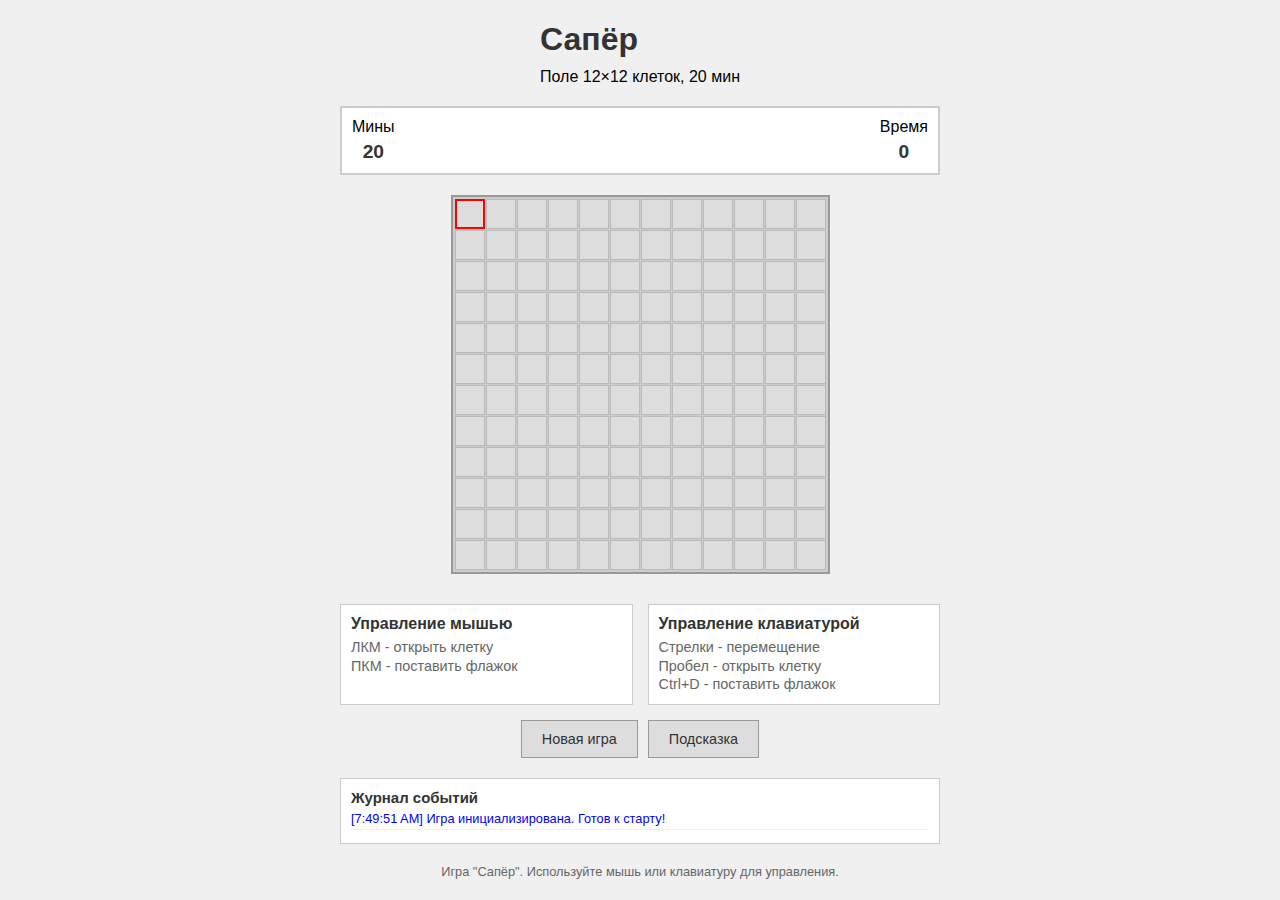
<file: mineSweeper/index.html>
<!DOCTYPE html>
<html lang="ru">
<head>
    <meta charset="UTF-8">
    <meta name="viewport" content="width=device-width, initial-scale=1.0">
    <title>Игра "Сапёр"</title>
    <link rel="stylesheet" href="styles.css">
</head>
<body>
    <div class="container">
        <header>
            <h1>Сапёр</h1>
            <p>Поле 12×12 клеток, 20 мин</p>
        </header>
        
        <div class="game-info">
            <div class="mines-count">
                <div>Мины</div>
                <span id="mines-counter">20</span>
            </div>
            <div class="timer">
                <div>Время</div>
                <span id="timer">0</span>
            </div>
        </div>
        
        <div class="game-board" id="game-board"></div>
        
        <div class="controls">
            <div class="controls-info">
                <div class="control-group">
                    <h3>Управление мышью</h3>
                    <p>ЛКМ - открыть клетку</p>
                    <p>ПКМ - поставить флажок</p>
                </div>
                <div class="control-group">
                    <h3>Управление клавиатурой</h3>
                    <p>Стрелки - перемещение</p>
                    <p>Пробел - открыть клетку</p>
                    <p>Ctrl+D - поставить флажок</p>
                </div>
            </div>
            
            <div class="buttons">
                <button id="new-game">Новая игра</button>
                <button id="hint">Подсказка</button>
            </div>
        </div>
        
        <div class="event-log">
            <h3>Журнал событий</h3>
            <div id="event-log-content"></div>
        </div>
    </div>
    
    <div class="message" id="message"></div>
    
    <footer>
        <p>Игра "Сапёр". Используйте мышь или клавиатуру для управления.</p>
    </footer>

    <script src="script.js"></script>
</body>
</html>
</file>
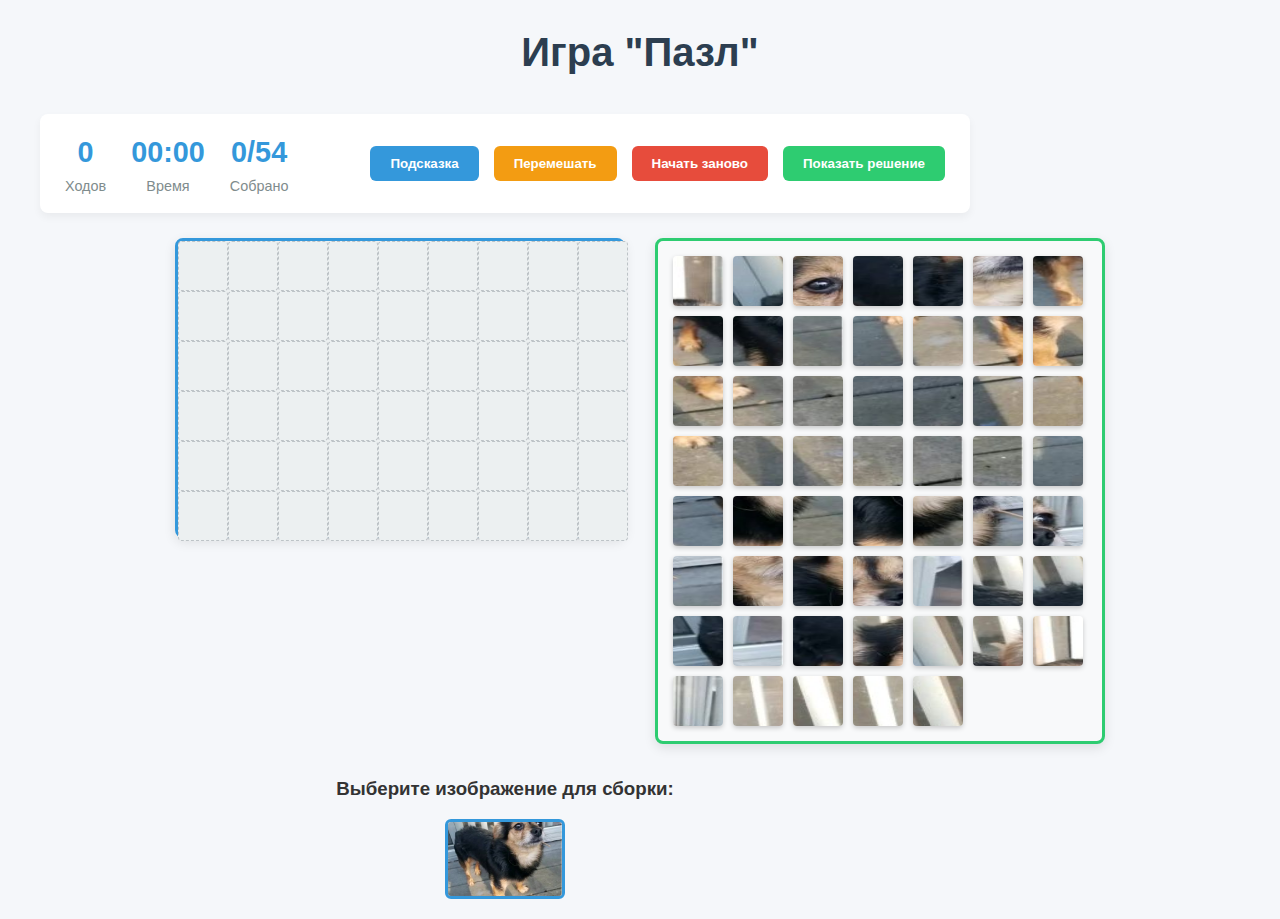
<file: puzzle/index.html>
<!DOCTYPE html>
<html lang="ru">
<head>
    <meta charset="UTF-8">
    <meta name="viewport" content="width=device-width, initial-scale=1.0">
    <title>Пазл</title>
    <link rel="stylesheet" href="styles.css">
</head>
<body>
    <div class="container">
        <header>
            <h1>Игра "Пазл"</h1>
        
        </header>
        
        <div class="game-info">
            <div class="stats">
                <div class="stat">
                    <div class="stat-value" id="moves">0</div>
                    <div class="stat-label">Ходов</div>
                </div>
                <div class="stat">
                    <div class="stat-value" id="time">00:00</div>
                    <div class="stat-label">Время</div>
                </div>
                <div class="stat">
                    <div class="stat-value" id="placed">0/54</div>
                    <div class="stat-label">Собрано</div>
                </div>
            </div>
            
            <div class="controls">
                <button id="hintBtn" class="btn-primary">Подсказка</button>
                <button id="shuffleBtn" class="btn-warning">Перемешать</button>
                <button id="resetBtn" class="btn-danger">Начать заново</button>
                <button id="solveBtn" class="btn-success">Показать решение</button>
            </div>
        </div>
        
        <div class="game-container">
            <div class="game-board" id="gameBoard"></div>
            <div class="tiles-container" id="tilesContainer"></div>
        </div>
        
        <div class="image-selector">
            <h3>Выберите изображение для сборки:</h3>
            <div class="image-options" id="imageOptions">
             
            </div>
        </div>
        
        
    </div>
    
    <div class="win-message" id="winMessage">
        <div class="win-content">
            <h2>Поздравляем!</h2>
            <p>Вы успешно собрали пазл!</p>
            <div class="win-stats">
                <div>
                    <div class="stat-value" id="finalMoves">0</div>
                    <div class="stat-label">Ходов</div>
                </div>
                <div>
                    <div class="stat-value" id="finalTime">00:00</div>
                    <div class="stat-label">Время</div>
                </div>
            </div>
            <button id="playAgainBtn" class="btn-success">Играть еще раз</button>
        </div>
    </div>

    <script src="script.js"></script>
</body>
</html>
</file>
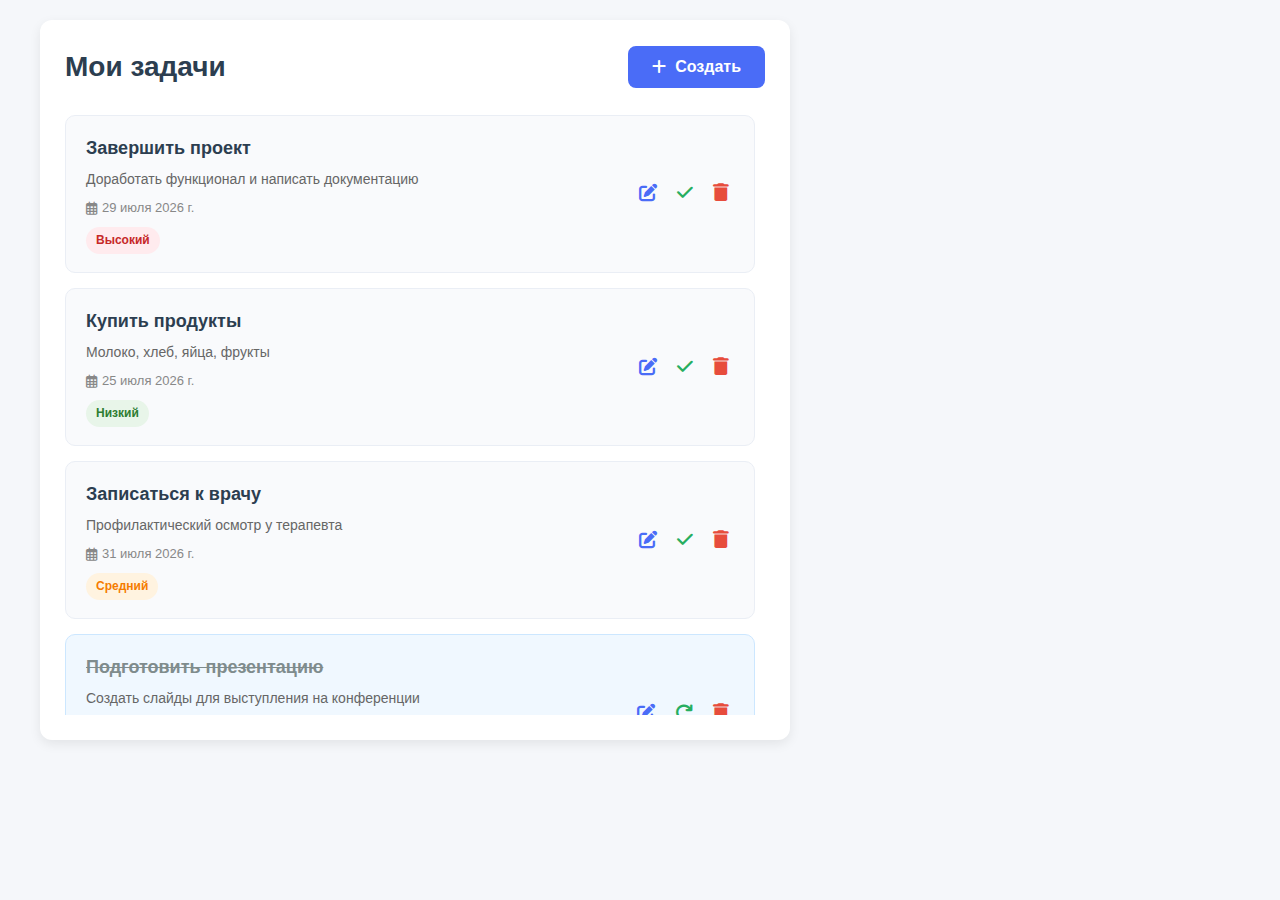
<file: toDoList/index.html>
<!DOCTYPE html>
<html lang="ru">
<head>
    <meta charset="UTF-8">
    <meta name="viewport" content="width=device-width, initial-scale=1.0">
    <title>Список задач</title>
    <link rel="stylesheet" href="https://cdnjs.cloudflare.com/ajax/libs/font-awesome/6.4.0/css/all.min.css">
    <link rel="stylesheet" href="styles.css">
</head>
<body>
    <div class="container">
        <!-- Левая панель со списком задач -->
        <div class="tasks-panel">
            <header>
                <h1>Мои задачи</h1>
                <button class="btn-create" id="createTaskBtn">
                    <i class="fas fa-plus"></i> Создать
                </button>
            </header>
            
            <ul class="tasks-list" id="tasksList">
                <!-- Задачи будут добавляться сюда динамически -->
            </ul>
        </div>
        
        <!-- Правая панель с карточкой задачи -->
        <div class="task-card-panel">
            <div class="task-card" id="taskCard">
                <div class="card-header">
                    <h2 class="card-title" id="cardTitle">Новая задача</h2>
                    <button class="btn-close" id="closeCardBtn">
                        <i class="fas fa-times"></i>
                    </button>
                </div>
                
                <form id="taskForm">
                    <div class="form-group">
                        <label for="taskTitle">Название задачи</label>
                        <input type="text" id="taskTitle" required>
                    </div>
                    
                    <div class="form-group">
                        <label for="taskDescription">Описание</label>
                        <textarea id="taskDescription" placeholder="Добавьте описание задачи..."></textarea>
                    </div>
                    
                    <div class="form-group">
                        <label for="taskPriority">Приоритет</label>
                        <select id="taskPriority">
                            <option value="low">Низкий</option>
                            <option value="medium">Средний</option>
                            <option value="high">Высокий</option>
                        </select>
                    </div>
                    
                    <div class="form-group">
                        <label for="taskDate">Срок выполнения</label>
                        <input type="date" id="taskDate">
                    </div>
                    
                    <button type="submit" class="btn-save">Сохранить задачу</button>
                    <button type="button" class="btn-cancel" id="cancelBtn">Отмена</button>
                </form>
            </div>
        </div>
    </div>

    <script src="script.js"></script>
</body>
</html>
</file>
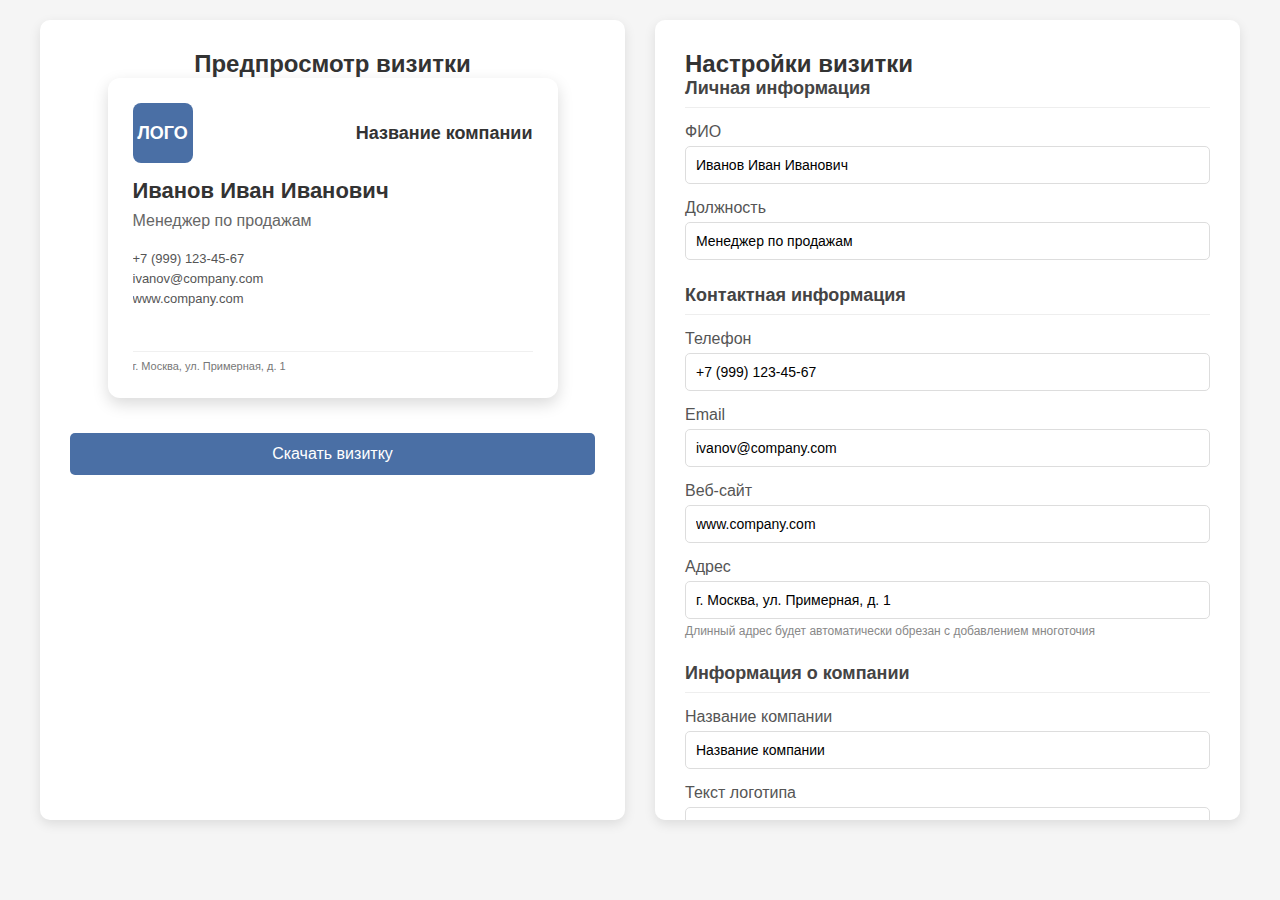
<file: visitka/index.html>
<!DOCTYPE html>
<html lang="ru">
<head>
    <meta charset="UTF-8">
    <meta name="viewport" content="width=device-width, initial-scale=1.0">
    <title>Конструктор визиток</title>
    <link rel="stylesheet" href="style.css">
</head>
<body>
    <div class="container">
        <div class="card-preview">
            <h2>Предпросмотр визитки</h2>
            <div class="card" id="business-card">
                <div class="card-header">
                    <div class="logo" id="logo">ЛОГО</div>
                    <div class="company-name" id="company-name">Название компании</div>
                </div>
                <div class="card-body">
                    <div class="name" id="person-name">Иванов Иван Иванович</div>
                    <div class="position" id="person-position">Менеджер по продажам</div>
                    <div class="contact-info">
                        <div id="phone">+7 (999) 123-45-67</div>
                        <div id="email">ivanov@company.com</div>
                        <div id="website">www.company.com</div>
                    </div>
                </div>
                <div class="card-footer">
                    <div class="address" id="address">г. Москва, ул. Примерная, д. 1</div>
                </div>
            </div>
            <button class="download-btn" id="download-btn">Скачать визитку</button>
        </div>
        
        <div class="controls">
            <h2>Настройки визитки</h2>
            
            <div class="control-group">
                <h3>Личная информация</h3>
                <div class="input-group">
                    <label for="name-input">ФИО</label>
                    <input type="text" id="name-input" value="Иванов Иван Иванович">
                </div>
                <div class="input-group">
                    <label for="position-input">Должность</label>
                    <input type="text" id="position-input" value="Менеджер по продажам">
                </div>
            </div>
            
            <div class="control-group">
                <h3>Контактная информация</h3>
                <div class="input-group">
                    <label for="phone-input">Телефон</label>
                    <input type="text" id="phone-input" value="+7 (999) 123-45-67">
                </div>
                <div class="input-group">
                    <label for="email-input">Email</label>
                    <input type="text" id="email-input" value="ivanov@company.com">
                </div>
                <div class="input-group">
                    <label for="website-input">Веб-сайт</label>
                    <input type="text" id="website-input" value="www.company.com">
                </div>
                <div class="input-group">
                    <label for="address-input">Адрес</label>
                    <input type="text" id="address-input" value="г. Москва, ул. Примерная, д. 1">
                    <div class="input-hint">Длинный адрес будет автоматически обрезан с добавлением многоточия</div>
                </div>
            </div>
            
            <div class="control-group">
                <h3>Информация о компании</h3>
                <div class="input-group">
                    <label for="company-input">Название компании</label>
                    <input type="text" id="company-input" value="Название компании">
                </div>
                <div class="input-group">
                    <label for="logo-input">Текст логотипа</label>
                    <input type="text" id="logo-input" value="ЛОГО">
                </div>
            </div>
            
            <div class="control-group">
                <h3>Цвета визитки</h3>
                <div class="input-group">
                    <label>Цвет фона логотипа</label>
                    <div class="color-picker">
                        <div class="color-option active" style="background-color: #4a6fa5;" data-color="#4a6fa5"></div>
                        <div class="color-option" style="background-color: #2c5530;" data-color="#2c5530"></div>
                        <div class="color-option" style="background-color: #8b4513;" data-color="#8b4513"></div>
                        <div class="color-option" style="background-color: #6a0dad;" data-color="#6a0dad"></div>
                        <div class="color-option" style="background-color: #b22222;" data-color="#b22222"></div>
                    </div>
                </div>
                
                <div class="input-group">
                    <label>Цвета текста</label>
                    <div class="text-color-controls">
                        <div class="text-color-item">
                            <span class="text-color-label">Имя</span>
                            <input type="color" id="name-color" value="#333333" class="text-color-preview">
                        </div>
                        <div class="text-color-item">
                            <span class="text-color-label">Должность</span>
                            <input type="color" id="position-color" value="#666666" class="text-color-preview">
                        </div>
                        <div class="text-color-item">
                            <span class="text-color-label">Контакты</span>
                            <input type="color" id="contact-color" value="#555555" class="text-color-preview">
                        </div>
                        <div class="text-color-item">
                            <span class="text-color-label">Название компании</span>
                            <input type="color" id="company-color" value="#333333" class="text-color-preview">
                        </div>
                        <div class="text-color-item">
                            <span class="text-color-label">Адрес</span>
                            <input type="color" id="address-color" value="#777777" class="text-color-preview">
                        </div>
                    </div>
                </div>
            </div>
         
            
        </div>
    </div>

    <script src="script.js"></script>
</body>
</html>
</file>
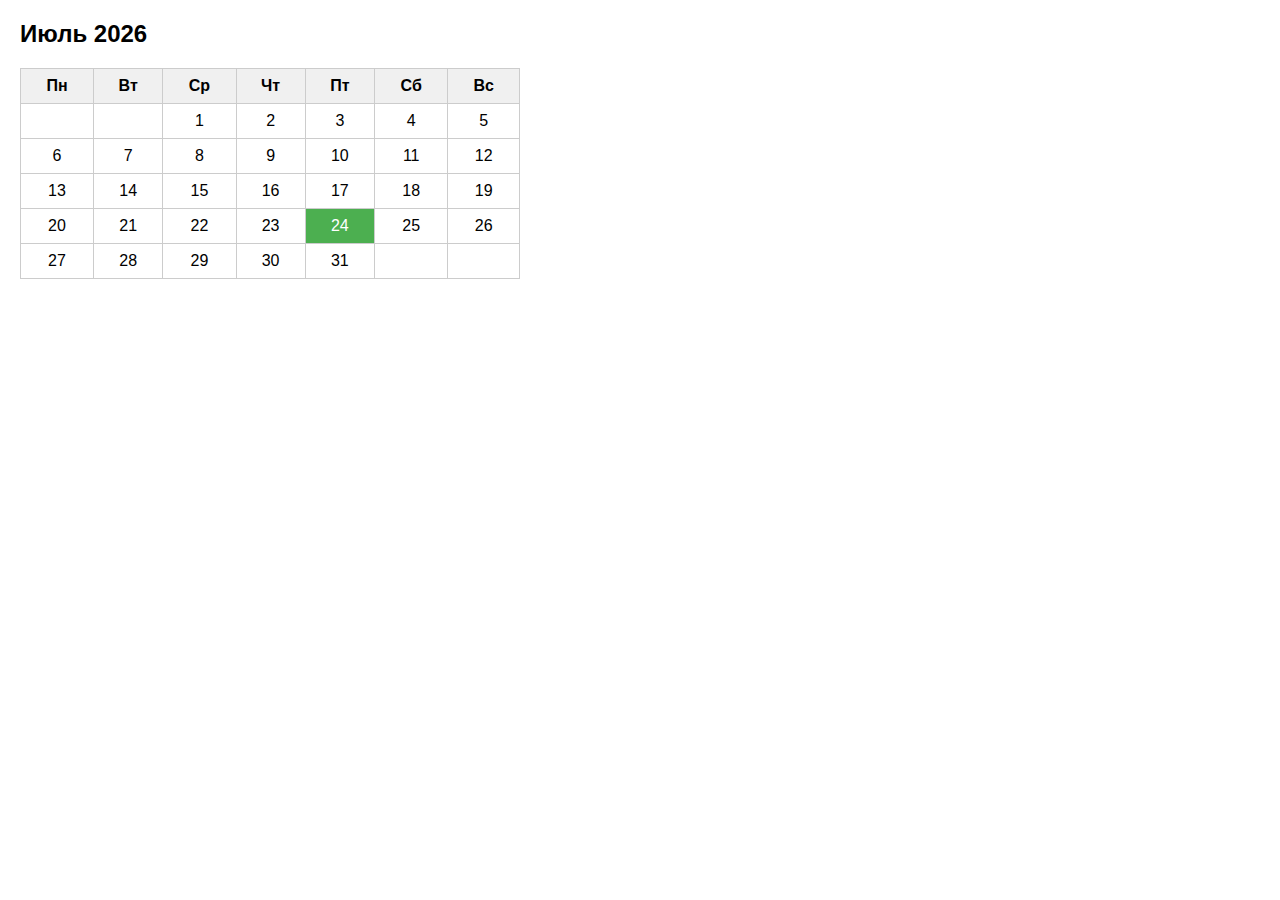
<file: dom/calendar.html>
<!DOCTYPE html>
<html lang="ru">
<head>
    <meta charset="UTF-8">
    <meta name="viewport" content="width=device-width, initial-scale=1.0">
    <title>Календарь</title>
    <style>
        body {
            font-family: Arial, sans-serif;
            margin: 20px;
        }
        table {
            border-collapse: collapse;
            width: 100%;
            max-width: 500px;
        }
        th, td {
            border: 1px solid #ccc;
            padding: 8px;
            text-align: center;
        }
        th {
            background-color: #f0f0f0;
        }
        .today {
            background-color: #4CAF50;
            color: white;
        }
        .other-month {
            color: #999;
        }
    </style>
</head>
<body>
    <h2 id="month-year"></h2>
    <table id="calendar">
        <thead>
            <tr>
                <th>Пн</th>
                <th>Вт</th>
                <th>Ср</th>
                <th>Чт</th>
                <th>Пт</th>
                <th>Сб</th>
                <th>Вс</th>
            </tr>
        </thead>
        <tbody id="calendar-body"></tbody>
    </table>

    <script>
    
        const now = new Date();
        const year = now.getFullYear();
        const month = now.getMonth();
        const today = now.getDate();
        
        const monthNames = [
            'Январь', 'Февраль', 'Март', 'Апрель', 'Май', 'Июнь',
            'Июль', 'Август', 'Сентябрь', 'Октябрь', 'Ноябрь', 'Декабрь'
        ];
        document.getElementById('month-year').textContent = `${monthNames[month]} ${year}`;
        
        
        const firstDay = new Date(year, month, 1);
        const lastDay = new Date(year, month + 1, 0);
        const daysInMonth = lastDay.getDate();
        
     
        let firstDayOfWeek = firstDay.getDay();
       
        if (firstDayOfWeek === 0) firstDayOfWeek = 6;
        else firstDayOfWeek -= 1;
        
    
        const calendarBody = document.getElementById('calendar-body');
        let date = 1;
        
        for (let i = 0; i < 6; i++) {
            const row = document.createElement('tr');
            
            for (let j = 0; j < 7; j++) {
                const cell = document.createElement('td');
                
                if ((i === 0 && j < firstDayOfWeek) || date > daysInMonth) {
                    cell.textContent = '';
                } else {
                    cell.textContent = date;
                    if (date === today) {
                        cell.classList.add('today');
                    }
                    date++;
                }
                
                row.appendChild(cell);
            }
            
            calendarBody.appendChild(row);
            if (date > daysInMonth) break;
        }
    </script>
</body>
</html>
</file>
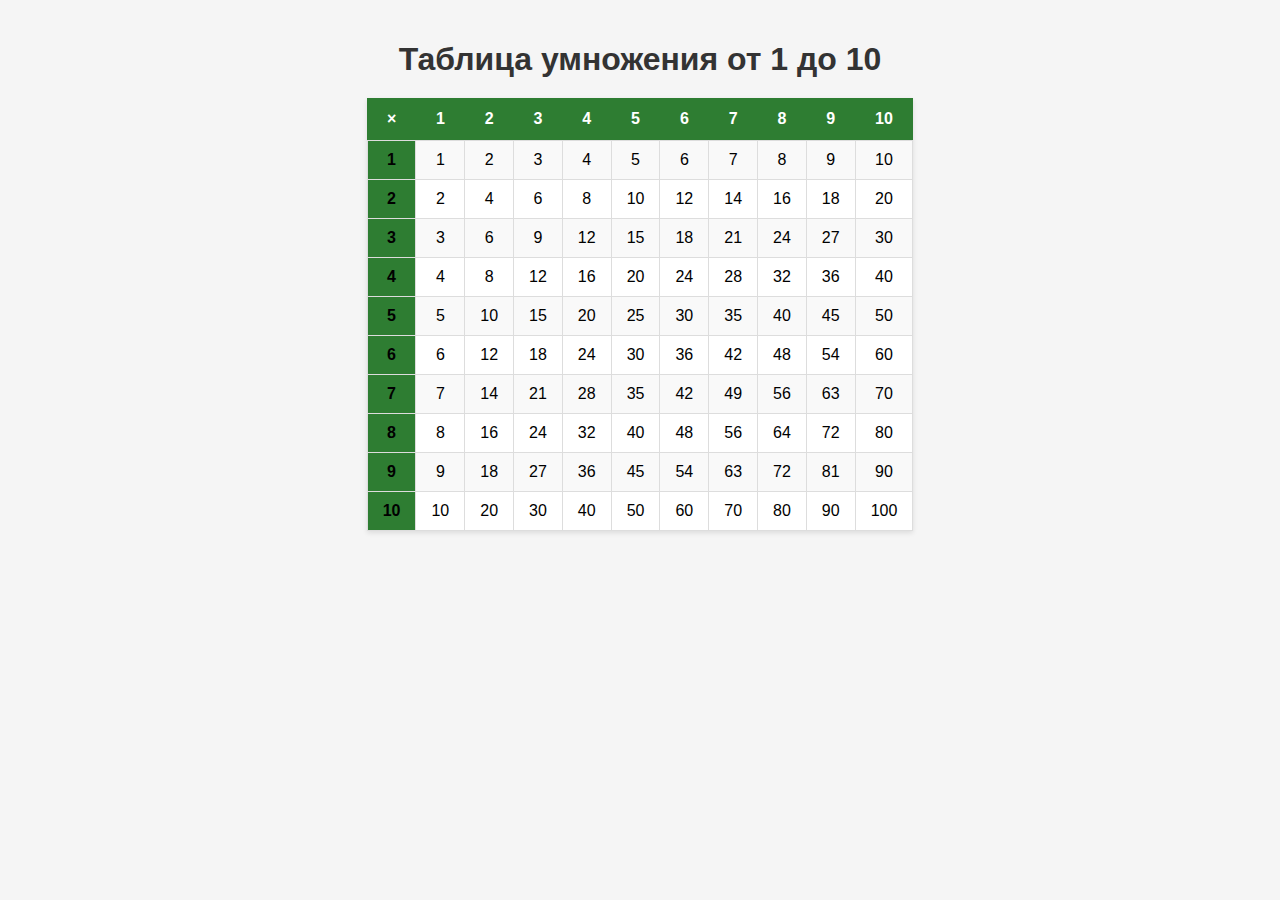
<file: dom/table.html>
<!DOCTYPE html>
<html lang="ru">
<head>
    <meta charset="UTF-8">
    <meta name="viewport" content="width=device-width, initial-scale=1.0">
    <title>Таблица умножения</title>
    <style>
        body {
            font-family: Arial, sans-serif;
            margin: 0;
            padding: 20px;
            background-color: #f5f5f5;
            display: flex;
            flex-direction: column;
            align-items: center;
        }
        
        h1 {
            color: #333;
            margin-bottom: 20px;
        }
        
        table {
            border-collapse: collapse;
            background-color: white;
            box-shadow: 0 2px 5px rgba(0,0,0,0.1);
        }
        
        th {
            background-color: #4CAF50;
            color: white;
            padding: 12px 15px;
            font-weight: bold;
        }
        
        td {
            padding: 10px 15px;
            text-align: center;
            border: 1px solid #ddd;
        }
        
        tr:nth-child(even) {
            background-color: #f9f9f9;
        }
        
        tr:hover {
            background-color: #f1f1f1;
        }
        
        .header-cell {
            background-color: #2E7D32;
            font-weight: bold;
        }
    </style>
</head>
<body>
    <h1>Таблица умножения от 1 до 10</h1>
    <table id="multiplication-table">
      
    </table>

    <script>
        document.addEventListener('DOMContentLoaded', function() {
            const table = document.getElementById('multiplication-table');
            const size = 10; 
            
          
            const headerRow = document.createElement('tr');
            const emptyHeader = document.createElement('th');
            emptyHeader.textContent = '×';
            emptyHeader.className = 'header-cell';
            headerRow.appendChild(emptyHeader);
            
            for (let i = 1; i <= size; i++) {
                const th = document.createElement('th');
                th.textContent = i;
                th.className = 'header-cell';
                headerRow.appendChild(th);
            }
            
            table.appendChild(headerRow);
            
           
            for (let i = 1; i <= size; i++) {
                const row = document.createElement('tr');
                
               
                const firstCell = document.createElement('td');
                firstCell.textContent = i;
                firstCell.className = 'header-cell';
                row.appendChild(firstCell);
                
             
                for (let j = 1; j <= size; j++) {
                    const cell = document.createElement('td');
                    cell.textContent = i * j;
                    row.appendChild(cell);
                }
                
                table.appendChild(row);
            }
        });
    </script>
</body>
</html>
</file>
<file: mineSweeper/styles.css>
* {
    margin: 0;
    padding: 0;
    box-sizing: border-box;
    font-family: Arial, sans-serif;
}

body {
    display: flex;
    flex-direction: column;
    align-items: center;
    justify-content: center;
    min-height: 100vh;
    background-color: #f0f0f0;
    padding: 20px;
}

.container {
    display: flex;
    flex-direction: column;
    align-items: center;
    gap: 20px;
    max-width: 600px;
    width: 100%;
}

h1 {
    font-size: 2rem;
    margin-bottom: 10px;
    color: #333;
}

.game-info {
    display: flex;
    justify-content: space-between;
    width: 100%;
    padding: 10px;
    background-color: white;
    border: 2px solid #ccc;
    font-size: 1rem;
}

.mines-count, .timer {
    display: flex;
    flex-direction: column;
    align-items: center;
    gap: 5px;
}

.mines-count span, .timer span {
    font-weight: bold;
    font-size: 1.2rem;
    color: #333;
}

.game-board {
    display: grid;
    grid-template-columns: repeat(12, 30px);
    grid-gap: 1px;
    background-color: #ccc;
    padding: 2px;
    border: 2px solid #999;
}

.cell {
    width: 30px;
    height: 30px;
    background-color: #ddd;
    display: flex;
    align-items: center;
    justify-content: center;
    font-weight: bold;
    font-size: 14px;
    cursor: pointer;
    user-select: none;
    border: 1px solid #bbb;
}

.cell:hover {
    background-color: #ccc;
}

.cell.opened {
    background-color: #eee;
    color: #333;
}

.cell.flagged {
    background-color: #fcc;
    color: #c00;
}

.cell.mine {
    background-color: #f99;
    color: #900;
}

.cell.mine::after {
    content: "💣";
}

.cell.flagged::before {
    content: "🚩";
}

.number-1 { color: #00f; }
.number-2 { color: #080; }
.number-3 { color: #f00; }
.number-4 { color: #008; }
.number-5 { color: #800; }
.number-6 { color: #088; }
.number-7 { color: #000; }
.number-8 { color: #888; }

.controls {
    display: flex;
    flex-direction: column;
    align-items: center;
    gap: 15px;
    margin-top: 10px;
    width: 100%;
}

.controls-info {
    display: grid;
    grid-template-columns: 1fr 1fr;
    gap: 15px;
    width: 100%;
}

.control-group {
    background-color: white;
    padding: 10px;
    border: 1px solid #ccc;
}

.control-group h3 {
    margin-bottom: 5px;
    color: #333;
    font-size: 1rem;
}

.control-group p {
    font-size: 0.9rem;
    line-height: 1.3;
    color: #666;
}

.buttons {
    display: flex;
    gap: 10px;
}

button {
    padding: 10px 20px;
    background-color: #ddd;
    color: #333;
    border: 1px solid #999;
    font-size: 0.9rem;
    cursor: pointer;
}

button:hover {
    background-color: #ccc;
}

.message {
    position: fixed;
    top: 50%;
    left: 50%;
    transform: translate(-50%, -50%);
    background-color: white;
    padding: 20px 40px;
    border: 3px solid #999;
    text-align: center;
    font-size: 1.5rem;
    font-weight: bold;
    z-index: 100;
    display: none;
}

.message.show {
    display: block;
}

.current-cell {
    border: 2px solid #f00 !important;
}

.event-log {
    width: 100%;
    background-color: white;
    border: 1px solid #ccc;
    padding: 10px;
    max-height: 120px;
    overflow-y: auto;
    font-size: 0.8rem;
}

.event-log h3 {
    margin-bottom: 5px;
    color: #333;
}

.event-item {
    margin-bottom: 3px;
    padding-bottom: 3px;
    border-bottom: 1px solid #eee;
}

.win { color: #080; }
.lose { color: #c00; }
.info { color: #00f; }

footer {
    margin-top: 20px;
    text-align: center;
    font-size: 0.8rem;
    color: #666;
}

@media (max-width: 500px) {
    .game-board {
        grid-template-columns: repeat(12, 25px);
    }
    
    .cell {
        width: 25px;
        height: 25px;
        font-size: 12px;
    }
    
    .controls-info {
        grid-template-columns: 1fr;
    }
}
</file>
<file: puzzle/styles.css>
* {
    margin: 0;
    padding: 0;
    box-sizing: border-box;
}

body {
    font-family: 'Segoe UI', Tahoma, Geneva, Verdana, sans-serif;
    background-color: #f5f7fa;
    color: #333;
    line-height: 1.6;
    padding: 20px;
    display: flex;
    flex-direction: column;
    align-items: center;
    min-height: 100vh;
}

.container {
    max-width: 1200px;
    width: 100%;
    margin: 0 auto;
}

header {
    text-align: center;
    margin-bottom: 30px;
}

h1 {
    color: #2c3e50;
    margin-bottom: 10px;
    font-size: 2.5rem;
}

.subtitle {
    color: #7f8c8d;
    font-size: 1.1rem;
    margin-bottom: 20px;
}

.game-container {
    display: flex;
    flex-wrap: wrap;
    justify-content: center;
    gap: 30px;
    margin-bottom: 30px;
}

.game-board {
    width: 450px;
    height: 300px;
    border: 3px solid #3498db;
    border-radius: 8px;
    background-color: #ecf0f1;
    display: grid;
    grid-template-columns: repeat(9, 50px);
    grid-template-rows: repeat(6, 50px);
    box-shadow: 0 4px 12px rgba(0, 0, 0, 0.1);
}

.tiles-container {
    width: 450px;
    min-height: 300px;
    border: 3px solid #2ecc71;
    border-radius: 8px;
    background-color: #f8f9fa;
    padding: 15px;
    display: flex;
    flex-wrap: wrap;
    align-content: flex-start;
    gap: 10px;
    box-shadow: 0 4px 12px rgba(0, 0, 0, 0.1);
}

.tile {
    width: 50px;
    height: 50px;
    background-size: 450px 300px;
    cursor: grab;
    border-radius: 4px;
    box-shadow: 0 2px 5px rgba(0, 0, 0, 0.2);
    transition: transform 0.2s, box-shadow 0.2s;
}

.tile:hover {
    transform: scale(1.05);
    box-shadow: 0 4px 8px rgba(0, 0, 0, 0.2);
}

.tile.placeholder {
    background-color: #ecf0f1;
    border: 1px dashed #bdc3c7;
    box-shadow: none;
}

.tile.placeholder:hover {
    transform: none;
    box-shadow: none;
}

.tile.correct {
    border: 2px solid #2ecc71;
}

.tile.dragging {
    opacity: 0.7;
    cursor: grabbing;
    z-index: 1000;
    transform: scale(1.1);
}

.game-info {
    display: flex;
    justify-content: space-between;
    align-items: center;
    width: 100%;
    max-width: 930px;
    margin-bottom: 25px;
    padding: 15px 25px;
    background-color: white;
    border-radius: 8px;
    box-shadow: 0 4px 8px rgba(0, 0, 0, 0.05);
}

.stats {
    display: flex;
    gap: 25px;
}

.stat {
    text-align: center;
}

.stat-value {
    font-size: 1.8rem;
    font-weight: bold;
    color: #3498db;
}

.stat-label {
    font-size: 0.9rem;
    color: #7f8c8d;
}

.controls {
    display: flex;
    gap: 15px;
}

button {
    padding: 10px 20px;
    border: none;
    border-radius: 6px;
    font-weight: 600;
    cursor: pointer;
    transition: all 0.2s;
}

.btn-primary {
    background-color: #3498db;
    color: white;
}

.btn-primary:hover {
    background-color: #2980b9;
}

.btn-success {
    background-color: #2ecc71;
    color: white;
}

.btn-success:hover {
    background-color: #27ae60;
}

.btn-warning {
    background-color: #f39c12;
    color: white;
}

.btn-warning:hover {
    background-color: #d68910;
}

.btn-danger {
    background-color: #e74c3c;
    color: white;
}

.btn-danger:hover {
    background-color: #c0392b;
}

.image-selector {
    margin-top: 20px;
    display: flex;
    flex-direction: column;
    align-items: center;
    gap: 15px;
    width: 100%;
    max-width: 930px;
}

.image-options {
    display: flex;
    gap: 15px;
    flex-wrap: wrap;
    justify-content: center;
}

.image-option {
    width: 120px;
    height: 80px;
    border-radius: 6px;
    overflow: hidden;
    cursor: pointer;
    border: 3px solid transparent;
    transition: all 0.2s;
}

.image-option:hover {
    transform: scale(1.05);
}

.image-option.active {
    border-color: #3498db;
}

.image-option img {
    width: 100%;
    height: 100%;
    object-fit: cover;
}

.instructions {
    background-color: white;
    padding: 20px;
    border-radius: 8px;
    box-shadow: 0 4px 8px rgba(0, 0, 0, 0.05);
    max-width: 930px;
    margin-top: 20px;
    width: 100%;
}

.instructions h3 {
    color: #2c3e50;
    margin-bottom: 10px;
}

.instructions ol {
    padding-left: 20px;
}

.instructions li {
    margin-bottom: 8px;
}

.win-message {
    position: fixed;
    top: 0;
    left: 0;
    width: 100%;
    height: 100%;
    background-color: rgba(0, 0, 0, 0.8);
    display: flex;
    justify-content: center;
    align-items: center;
    z-index: 2000;
    opacity: 0;
    visibility: hidden;
    transition: opacity 0.5s, visibility 0.5s;
}

.win-message.show {
    opacity: 1;
    visibility: visible;
}

.win-content {
    background-color: white;
    padding: 40px;
    border-radius: 12px;
    text-align: center;
    max-width: 500px;
    width: 90%;
    box-shadow: 0 10px 30px rgba(0, 0, 0, 0.3);
}

.win-content h2 {
    color: #2ecc71;
    font-size: 2.5rem;
    margin-bottom: 15px;
}

.win-content p {
    font-size: 1.2rem;
    margin-bottom: 25px;
}

.win-stats {
    display: flex;
    justify-content: center;
    gap: 30px;
    margin-bottom: 30px;
}

@media (max-width: 1000px) {
    .game-container {
        flex-direction: column;
        align-items: center;
    }
    
    .game-info {
        flex-direction: column;
        gap: 20px;
    }
    
    .controls {
        flex-wrap: wrap;
        justify-content: center;
    }
}

@media (max-width: 500px) {
    .game-board, .tiles-container {
        width: 350px;
    }
    
    .game-board {
        grid-template-columns: repeat(9, calc(350px / 9));
        grid-template-rows: repeat(6, calc(350px / 9 * 50/50));
        height: calc(350px / 9 * 6);
    }
    
    .tile {
        width: calc(350px / 9);
        height: calc(350px / 9);
    }
}
</file>
<file: toDoList/styles.css>
* {
    margin: 0;
    padding: 0;
    box-sizing: border-box;
    font-family: 'Segoe UI', Tahoma, Geneva, Verdana, sans-serif;
}

body {
    background-color: #f5f7fa;
    color: #333;
    line-height: 1.6;
    padding: 20px;
}

.container {
    display: flex;
    max-width: 1200px;
    margin: 0 auto;
    gap: 30px;
}

/* Стили для левой панели со списком задач */
.tasks-panel {
    flex: 1;
    background-color: white;
    border-radius: 12px;
    box-shadow: 0 4px 12px rgba(0, 0, 0, 0.08);
    padding: 25px;
    max-width: 65%;
}

header {
    display: flex;
    justify-content: space-between;
    align-items: center;
    margin-bottom: 25px;
}

h1 {
    color: #2c3e50;
    font-size: 28px;
}

.btn-create {
    background-color: #4a6cf7;
    color: white;
    border: none;
    border-radius: 8px;
    padding: 12px 24px;
    font-size: 16px;
    font-weight: 600;
    cursor: pointer;
    transition: background-color 0.3s;
    display: flex;
    align-items: center;
    gap: 8px;
}

.btn-create:hover {
    background-color: #3a5ce5;
}

/* Стили для списка задач */
.tasks-list {
    list-style: none;
    max-height: 600px;
    overflow-y: auto;
    padding-right: 10px;
}

.task-item {
    background-color: #f9fafc;
    border: 1px solid #eaeef5;
    border-radius: 10px;
    padding: 18px 20px;
    margin-bottom: 15px;
    display: flex;
    justify-content: space-between;
    align-items: center;
    transition: transform 0.2s, box-shadow 0.2s;
}

.task-item:hover {
    transform: translateY(-2px);
    box-shadow: 0 4px 8px rgba(0, 0, 0, 0.05);
}

.task-item.completed {
    background-color: #f0f8ff;
    border-color: #cce7ff;
}

.task-info {
    flex: 1;
}

.task-title {
    font-weight: 600;
    font-size: 18px;
    margin-bottom: 5px;
    color: #2c3e50;
}

.task-item.completed .task-title {
    color: #7f8c8d;
    text-decoration: line-through;
}

.task-description {
    color: #666;
    font-size: 14px;
    margin-bottom: 8px;
}

.task-date {
    color: #888;
    font-size: 13px;
    display: flex;
    align-items: center;
    gap: 5px;
}

.task-actions {
    display: flex;
    gap: 10px;
}

.btn-edit, .btn-delete, .btn-complete {
    background: none;
    border: none;
    font-size: 18px;
    cursor: pointer;
    padding: 5px;
    border-radius: 4px;
    transition: background-color 0.2s;
}

.btn-edit {
    color: #4a6cf7;
}

.btn-edit:hover {
    background-color: rgba(74, 108, 247, 0.1);
}

.btn-delete {
    color: #e74c3c;
}

.btn-delete:hover {
    background-color: rgba(231, 76, 60, 0.1);
}

.btn-complete {
    color: #27ae60;
}

.btn-complete:hover {
    background-color: rgba(39, 174, 96, 0.1);
}

.empty-state {
    text-align: center;
    padding: 40px 20px;
    color: #7f8c8d;
}

.empty-state i {
    font-size: 48px;
    margin-bottom: 15px;
    color: #bdc3c7;
}

/* Стили для правой панели с карточкой задачи */
.task-card-panel {
    width: 35%;
    position: sticky;
    top: 20px;
    height: fit-content;
}

.task-card {
    background-color: white;
    border-radius: 12px;
    box-shadow: 0 4px 12px rgba(0, 0, 0, 0.08);
    padding: 25px;
    display: none;
}

.task-card.active {
    display: block;
    animation: fadeIn 0.3s ease;
}

@keyframes fadeIn {
    from { opacity: 0; transform: translateY(10px); }
    to { opacity: 1; transform: translateY(0); }
}

.card-header {
    display: flex;
    justify-content: space-between;
    align-items: center;
    margin-bottom: 20px;
    padding-bottom: 15px;
    border-bottom: 1px solid #eaeef5;
}

.card-title {
    font-size: 22px;
    color: #2c3e50;
}

.btn-close {
    background: none;
    border: none;
    font-size: 22px;
    color: #7f8c8d;
    cursor: pointer;
    transition: color 0.2s;
}

.btn-close:hover {
    color: #e74c3c;
}

.form-group {
    margin-bottom: 20px;
}

label {
    display: block;
    margin-bottom: 8px;
    font-weight: 600;
    color: #2c3e50;
}

input, textarea, select {
    width: 100%;
    padding: 12px 15px;
    border: 1px solid #ddd;
    border-radius: 8px;
    font-size: 16px;
    transition: border-color 0.3s;
}

input:focus, textarea:focus, select:focus {
    outline: none;
    border-color: #4a6cf7;
}

textarea {
    resize: vertical;
    min-height: 120px;
}

.btn-save {
    background-color: #27ae60;
    color: white;
    border: none;
    border-radius: 8px;
    padding: 14px;
    font-size: 16px;
    font-weight: 600;
    cursor: pointer;
    width: 100%;
    transition: background-color 0.3s;
}

.btn-save:hover {
    background-color: #219653;
}

.btn-cancel {
    background-color: #e0e0e0;
    color: #333;
    border: none;
    border-radius: 8px;
    padding: 14px;
    font-size: 16px;
    font-weight: 600;
    cursor: pointer;
    width: 100%;
    margin-top: 10px;
    transition: background-color 0.3s;
}

.btn-cancel:hover {
    background-color: #d0d0d0;
}

/* Адаптивность */
@media (max-width: 900px) {
    .container {
        flex-direction: column;
    }
    
    .tasks-panel, .task-card-panel {
        max-width: 100%;
        width: 100%;
    }
    
    .task-card-panel {
        position: static;
        margin-top: 30px;
    }
}

.task-priority {
    display: inline-block;
    padding: 4px 10px;
    border-radius: 20px;
    font-size: 12px;
    font-weight: 600;
    margin-top: 8px;
}

.priority-low {
    background-color: #e8f5e9;
    color: #2e7d32;
}

.priority-medium {
    background-color: #fff3e0;
    color: #f57c00;
}

.priority-high {
    background-color: #ffebee;
    color: #c62828;
}
</file>
<file: visitka/style.css>
* {
    margin: 0;
    padding: 0;
    box-sizing: border-box;
    font-family: 'Segoe UI', Tahoma, Geneva, Verdana, sans-serif;
}

body {
    background-color: #f5f5f5;
    padding: 20px;
    color: #333;
}

.container {
    max-width: 1200px;
    margin: 0 auto;
    display: flex;
    flex-wrap: wrap;
    gap: 30px;
}

.card-preview {
    flex: 1;
    min-width: 400px;
    background-color: white;
    border-radius: 10px;
    box-shadow: 0 4px 12px rgba(0, 0, 0, 0.1);
    padding: 30px;
    display: flex;
    flex-direction: column;
    align-items: center;
}

.card {
    width: 450px;
    height: 320px; /* Увеличена высота */
    background-color: #ffffff;
    border-radius: 12px;
    box-shadow: 0 6px 16px rgba(0, 0, 0, 0.15);
    padding: 25px; /* Немного уменьшил padding */
    position: relative;
    overflow: hidden;
    margin-bottom: 25px;
    display: flex;
    flex-direction: column;
}

.card-header {
    display: flex;
    justify-content: space-between;
    align-items: center;
    margin-bottom: 15px; /* Уменьшен отступ */
    flex-shrink: 0;
}

.logo {
    width: 60px; /* Уменьшен размер */
    height: 60px; /* Уменьшен размер */
    background-color: #4a6fa5;
    border-radius: 8px;
    display: flex;
    align-items: center;
    justify-content: center;
    color: white;
    font-weight: bold;
    font-size: 18px; /* Уменьшен размер */
    flex-shrink: 0;
}

.company-name {
    font-size: 18px; /* Уменьшен размер */
    font-weight: bold;
    color: #333;
    max-width: 250px;
    overflow: hidden;
    text-overflow: ellipsis;
    white-space: nowrap;
    margin-left: 10px; /* Уменьшен отступ */
}

.card-body {
    display: flex;
    flex-direction: column;
    gap: 6px; /* Уменьшен gap */
    margin-bottom: 10px; /* Уменьшен отступ */
    flex-grow: 1;
    min-height: 0;
    overflow: visible; /* Изменено с hidden */
}

.name {
    font-size: 22px; /* Уменьшен размер */
    font-weight: bold;
    color: #333;
    max-width: 100%;
    text-overflow: ellipsis;
    white-space: nowrap;
    margin-bottom: 2px;
}

.position {
    font-size: 16px; /* Уменьшен размер */
    color: #666;
    max-width: 100%;
    text-overflow: ellipsis;
    white-space: nowrap;
    margin-bottom: 10px; /* Увеличен отступ */
}

.contact-info {
    display: flex;
    flex-direction: column;
    gap: 3px; /* Уменьшен gap */
    font-size: 13px; /* Уменьшен размер */
    color: #555;
    margin-top: 5px;
    flex-shrink: 0;
}

.contact-info div {
    max-width: 100%;
    overflow: hidden;
    text-overflow: ellipsis;
    white-space: nowrap;
    line-height: 1.3; /* Увеличен межстрочный интервал */
}

.card-footer {
    margin-top: auto;
    padding-top: 8px; /* Уменьшен отступ */
    font-size: 11px; /* Уменьшен размер */
    color: #777;
    border-top: 1px solid #f0f0f0;
    flex-shrink: 0;
    min-height: 18px; /* Уменьшена высота */
}

.address {
    max-width: 100%;
    overflow: hidden;
    text-overflow: ellipsis;
    white-space: nowrap;
    display: block;
    line-height: 1.2;
}

.controls {
    flex: 1;
    min-width: 350px;
    background-color: white;
    border-radius: 10px;
    box-shadow: 0 4px 12px rgba(0, 0, 0, 0.1);
    padding: 30px;
    max-height: 800px;
    overflow-y: auto;
}

.control-group {
    margin-bottom: 25px;
}

.control-group h3 {
    margin-bottom: 15px;
    color: #444;
    font-size: 18px;
    border-bottom: 1px solid #eee;
    padding-bottom: 8px;
}

.input-group {
    margin-bottom: 15px;
}

.input-group label {
    display: block;
    margin-bottom: 5px;
    font-weight: 500;
    color: #555;
}

input, select, textarea {
    width: 100%;
    padding: 10px;
    border: 1px solid #ddd;
    border-radius: 5px;
    font-size: 14px;
}

textarea {
    resize: vertical;
    min-height: 60px;
}

.input-hint {
    font-size: 12px;
    color: #888;
    margin-top: 5px;
}

.color-picker {
    display: flex;
    gap: 10px;
    flex-wrap: wrap;
}

.color-option {
    width: 30px;
    height: 30px;
    border-radius: 50%;
    cursor: pointer;
    border: 2px solid transparent;
}

.color-option.active {
    border-color: #333;
}

.text-color-controls {
    display: flex;
    flex-direction: column;
    gap: 10px;
}

.text-color-item {
    display: flex;
    align-items: center;
    justify-content: space-between;
    padding: 8px 0;
    border-bottom: 1px solid #f0f0f0;
}

.text-color-label {
    font-size: 14px;
}

.text-color-preview {
    width: 20px;
    height: 20px;
    border-radius: 4px;
    cursor: pointer;
    border: 1px solid #ddd;
}

.download-btn {
    background-color: #4a6fa5;
    color: white;
    border: none;
    padding: 12px 20px;
    border-radius: 5px;
    font-size: 16px;
    cursor: pointer;
    width: 100%;
    margin-top: 10px;
    transition: background-color 0.3s;
}

.download-btn:hover {
    background-color: #3a5a8a;
}

@media (max-width: 768px) {
    .container {
        flex-direction: column;
    }
    
    .card-preview, .controls {
        width: 100%;
    }
    
    .card {
        width: 100%;
        max-width: 400px;
        height: 300px;
    }
}
</file>
